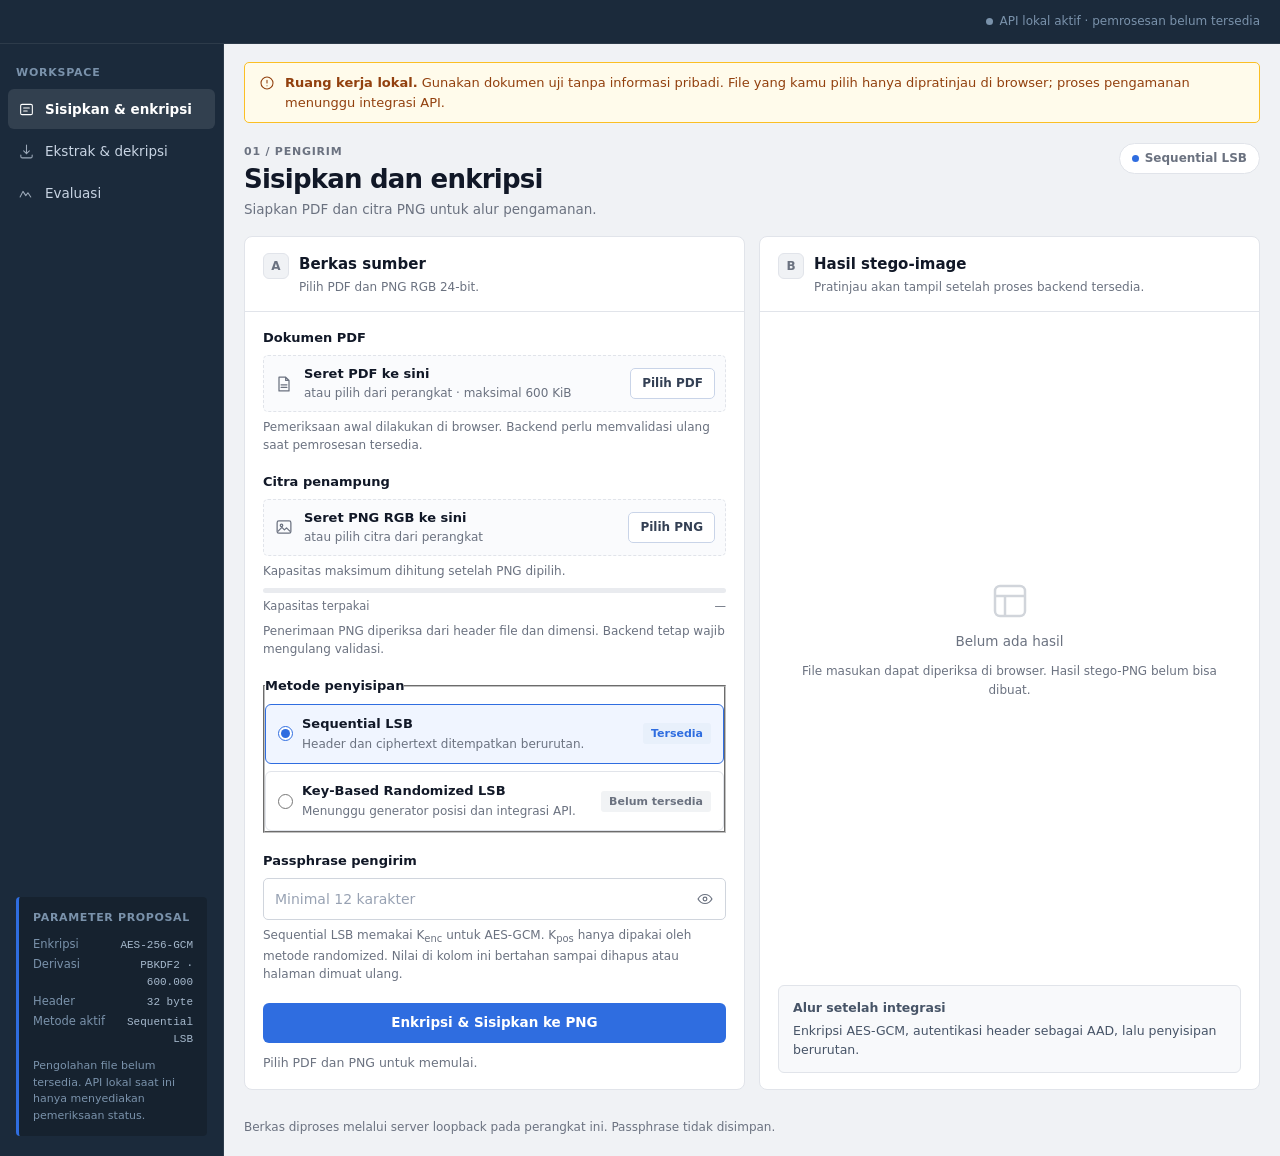
<file: index.html>
<!doctype html>
<html lang="id">
<head>
  <meta charset="utf-8">
  <meta name="viewport" content="width=device-width, initial-scale=1">
  <meta name="color-scheme" content="light">
  <title>CipherStego — Demo Lokal</title>
  <link rel="stylesheet" href="/styles.css">
  <script src="/app.js" defer></script>
</head>
<body>
  <div class="app-shell">

    <!-- ── Topbar ───────────────────────────────────────────── -->
    <header class="topbar">
      <div class="api-status" id="api-status">
        <span class="api-status-dot offline" id="api-dot"></span>
        <span id="api-status-text">API lokal aktif · pemrosesan belum tersedia</span>
      </div>
    </header>

    <!-- ── Sidebar ──────────────────────────────────────────── -->
    <aside class="sidebar" id="sidebar">
      <span class="sidebar-section-label">Workspace</span>
      <nav class="sidebar-nav" aria-label="Navigasi utama">
        <button type="button" class="sidebar-link active" data-view="embed" aria-current="page">
          <svg viewBox="0 0 24 24" fill="none" aria-hidden="true">
            <rect x="3.75" y="4.75" width="16.5" height="14.5" rx="2" stroke="currentColor" stroke-width="1.5"/>
            <path d="M8 10h8M8 14h5" stroke="currentColor" stroke-width="1.5" stroke-linecap="round"/>
          </svg>
          Sisipkan &amp; enkripsi
        </button>
        <button type="button" class="sidebar-link" data-view="extract">
          <svg viewBox="0 0 24 24" fill="none" aria-hidden="true">
            <path d="M12 3v12m0 0-4-4m4 4 4-4M4 17v2a2 2 0 0 0 2 2h12a2 2 0 0 0 2-2v-2" stroke="currentColor" stroke-width="1.5" stroke-linecap="round" stroke-linejoin="round"/>
          </svg>
          Ekstrak &amp; dekripsi
        </button>
        <button type="button" class="sidebar-link" data-view="evaluate">
          <svg viewBox="0 0 24 24" fill="none" aria-hidden="true">
            <path d="M3 17l4-8 4 6 3-4 4 6" stroke="currentColor" stroke-width="1.5" stroke-linecap="round" stroke-linejoin="round"/>
          </svg>
          Evaluasi
        </button>
      </nav>

      <!-- Parameter proposal panel -->
      <div class="sidebar-params">
        <div class="param-card">
          <span class="param-card-title">Parameter proposal</span>
          <div class="param-row">
            <span class="param-label">Enkripsi</span>
            <span class="param-value">AES-256-GCM</span>
            <span class="param-label">Derivasi</span>
            <span class="param-value">PBKDF2 · 600.000</span>
            <span class="param-label">Header</span>
            <span class="param-value">32 byte</span>
            <span class="param-label">Metode aktif</span>
            <span class="param-value" id="active-method-label">Sequential LSB</span>
          </div>
          <p class="param-note">Pengolahan file belum tersedia. API lokal saat ini hanya menyediakan pemeriksaan status.</p>
        </div>
      </div>
    </aside>

    <!-- ── Main content ─────────────────────────────────────── -->
    <main class="main-content" id="main-content">

      <!-- ═══ VIEW: Sisipkan & Enkripsi ═══ -->
      <section class="view active" id="view-embed" aria-labelledby="embed-title">

        <div class="alert-banner" role="note">
          <svg viewBox="0 0 24 24" fill="none" aria-hidden="true">
            <circle cx="12" cy="12" r="9" stroke="currentColor" stroke-width="1.6"/>
            <path d="M12 8v4M12 16h.01" stroke="currentColor" stroke-width="1.6" stroke-linecap="round"/>
          </svg>
          <span><strong>Ruang kerja lokal.</strong> Gunakan dokumen uji tanpa informasi pribadi. File yang kamu pilih hanya dipratinjau di browser; proses pengamanan menunggu integrasi API.</span>
        </div>

        <div class="page-heading">
          <div class="page-heading-row">
            <div>
              <span class="page-subtext">01 / Pengirim</span>
              <h1 id="embed-title">Sisipkan dan enkripsi</h1>
              <p>Siapkan PDF dan citra PNG untuk alur pengamanan.</p>
            </div>
            <div class="method-badge">
              <span class="method-badge-dot"></span>
              <span id="embed-method-badge">Sequential LSB</span>
            </div>
          </div>
        </div>

        <div class="workbench">
          <!-- Panel A: Berkas sumber -->
          <div class="panel" id="embed-panel-a">
            <div class="panel-header">
              <span class="panel-badge">A</span>
              <div>
                <div class="panel-title">Berkas sumber</div>
                <div class="panel-subtitle">Pilih PDF dan PNG RGB 24-bit.</div>
              </div>
            </div>
            <div class="panel-body">
              <form id="embed-form" novalidate>

                <div class="field-group">
                  <label class="field-label" for="embed-pdf">Dokumen PDF</label>
                  <div class="file-drop" id="embed-pdf-drop">
                    <svg class="file-type-icon" viewBox="0 0 24 24" fill="none" aria-hidden="true">
                      <path d="M6 3.75h8l4 4V20.25H6zM14 3.75v4h4M8.5 13h7M8.5 16h7" stroke="currentColor" stroke-width="1.5" stroke-linecap="round" stroke-linejoin="round"/>
                    </svg>
                    <div class="file-drop-text">
                      <span class="file-drop-primary" id="embed-pdf-name">Seret PDF ke sini</span>
                      <span class="file-drop-secondary">atau pilih dari perangkat · maksimal 600 KiB</span>
                    </div>
                    <span class="file-pick-btn" aria-hidden="true">Pilih PDF</span>
                    <input id="embed-pdf" type="file" accept="application/pdf,.pdf" required aria-label="Pilih dokumen PDF">
                  </div>
                  <p class="field-help">Pemeriksaan awal dilakukan di browser. Backend perlu memvalidasi ulang saat pemrosesan tersedia.</p>
                </div>

                <div class="field-group">
                  <label class="field-label" for="embed-cover">Citra penampung</label>
                  <div class="file-drop" id="embed-cover-drop">
                    <svg class="file-type-icon" viewBox="0 0 24 24" fill="none" aria-hidden="true">
                      <rect x="3.75" y="4.75" width="16.5" height="14.5" rx="2" stroke="currentColor" stroke-width="1.5"/>
                      <circle cx="9" cy="10" r="1.5" stroke="currentColor" stroke-width="1.5"/>
                      <path d="m5 17 4.5-4.5 3 3 2.5-2.5 4 4" stroke="currentColor" stroke-width="1.5" stroke-linecap="round" stroke-linejoin="round"/>
                    </svg>
                    <div class="file-drop-text">
                      <span class="file-drop-primary" id="embed-cover-name">Seret PNG RGB ke sini</span>
                      <span class="file-drop-secondary">atau pilih citra dari perangkat</span>
                    </div>
                    <span class="file-pick-btn" aria-hidden="true">Pilih PNG</span>
                    <input id="embed-cover" type="file" accept="image/png,.png" required aria-label="Pilih citra penampung PNG">
                  </div>
                  <div class="cover-preview" id="cover-preview-wrap" hidden>
                    <img id="cover-preview" alt="Pratinjau citra penampung">
                    <span id="cover-dimensions"></span>
                  </div>
                  <p class="field-help" id="capacity-help">Kapasitas maksimum dihitung setelah PNG dipilih.</p>
                  <div class="capacity-bar-wrap" aria-hidden="true">
                    <div class="capacity-bar-track"><span class="capacity-bar-fill" id="capacity-fill"></span></div>
                    <div class="capacity-bar-label"><span>Kapasitas terpakai</span><span id="capacity-value">—</span></div>
                  </div>
                  <p class="field-help">Penerimaan PNG diperiksa dari header file dan dimensi. Backend tetap wajib mengulang validasi.</p>
                </div>

                <fieldset class="method-group">
                  <legend class="method-group-label">Metode penyisipan</legend>
                  <div class="method-options">
                    <label class="method-option">
                      <input type="radio" name="embed-mode" value="sequential" checked>
                      <span>
                        <span class="method-option-name">Sequential LSB</span>
                        <br><span style="font-size:12px;color:var(--muted)">Header dan ciphertext ditempatkan berurutan.</span>
                      </span>
                      <span class="method-badge-pill">Tersedia</span>
                    </label>
                    <label class="method-option">
                      <input type="radio" name="embed-mode" value="randomized">
                      <span>
                        <span class="method-option-name">Key-Based Randomized LSB</span>
                        <br><span style="font-size:12px;color:var(--muted)">Menunggu generator posisi dan integrasi API.</span>
                      </span>
                      <span class="method-badge-pill unavailable">Belum tersedia</span>
                    </label>
                  </div>
                </fieldset>

                <div class="field-group pass-group">
                  <label class="field-label" for="embed-pass">Passphrase pengirim</label>
                  <div class="password-wrap">
                    <input id="embed-pass" type="password" autocomplete="new-password" minlength="12" placeholder="Minimal 12 karakter" required>
                    <button class="eye-btn" type="button" data-toggle-password="embed-pass" aria-label="Tampilkan passphrase" aria-pressed="false">
                      <svg viewBox="0 0 24 24" fill="none" aria-hidden="true"><path d="M2.75 12s3.25-6 9.25-6 9.25 6 9.25 6-3.25 6-9.25 6-9.25-6-9.25-6Z" stroke="currentColor" stroke-width="1.6"/><circle cx="12" cy="12" r="2.5" stroke="currentColor" stroke-width="1.6"/></svg>
                    </button>
                  </div>
                  <p class="field-help">Sequential LSB memakai K<sub>enc</sub> untuk AES-GCM. K<sub>pos</sub> hanya dipakai oleh metode randomized. Nilai di kolom ini bertahan sampai dihapus atau halaman dimuat ulang.</p>
                </div>

                <button class="btn primary btn-full" type="submit" id="embed-submit">Enkripsi &amp; Sisipkan ke PNG</button>
                <p class="status-line" id="embed-status" role="status" aria-live="polite">Pilih PDF dan PNG untuk memulai.</p>
              </form>
            </div>
          </div>

          <!-- Panel B: Hasil stego-image -->
          <div class="panel" id="embed-panel-b">
            <div class="panel-header">
              <span class="panel-badge">B</span>
              <div>
                <div class="panel-title">Hasil stego-image</div>
                <div class="panel-subtitle">Pratinjau akan tampil setelah proses backend tersedia.</div>
              </div>
            </div>

            <!-- Empty state -->
            <div class="result-placeholder" id="embed-empty">
              <svg viewBox="0 0 24 24" fill="none" aria-hidden="true">
                <rect x="3" y="3" width="18" height="18" rx="3" stroke="currentColor" stroke-width="1.5"/>
                <path d="M3 9h18M9 21V9" stroke="currentColor" stroke-width="1.5"/>
              </svg>
              <p>Belum ada hasil</p>
              <p style="font-size:12px">File masukan dapat diperiksa di browser. Hasil stego-PNG belum bisa dibuat.</p>
            </div>

            <!-- Result state (shown after embed) -->
            <div id="embed-output" hidden>
              <div class="result-sheet">
                <div class="result-heading">
                  <h2>Stego-PNG siap</h2>
                  <span style="color:var(--muted);font-size:12px" id="embed-fingerprint-note"></span>
                </div>
                <img class="preview-image" id="stego-preview" alt="Pratinjau citra stego hasil penyisipan">
                <div class="header-breakdown" aria-label="Struktur header 32 byte">
                  <div><strong>16 B</strong><span>Salt</span></div>
                  <div><strong>12 B</strong><span>Nonce</span></div>
                  <div><strong>4 B</strong><span>Length</span></div>
                </div>
                <dl class="result-list" id="embed-metadata"></dl>
                <div class="result-actions">
                  <button class="btn primary" id="download-stego" type="button">Unduh stego-PNG</button>
                  <button class="btn secondary" id="copy-embed-metadata" type="button">Salin metadata</button>
                </div>
              </div>
            </div>

            <!-- Info box -->
            <div class="info-box">
              <div class="info-box-title">Alur setelah integrasi</div>
              Enkripsi AES-GCM, autentikasi header sebagai AAD, lalu penyisipan berurutan.
            </div>
          </div>
        </div>

        <p class="footnote">Berkas diproses melalui server loopback pada perangkat ini. Passphrase tidak disimpan.</p>
      </section>

      <!-- ═══ VIEW: Ekstrak & Dekripsi ═══ -->
      <section class="view" id="view-extract" aria-labelledby="extract-title" hidden>
        <div class="page-heading">
          <span class="page-subtext">02 / Penerima</span>
          <h1 id="extract-title">Ekstrak &amp; Dekripsi</h1>
          <p>Verifikasi tag AES-256-GCM sebelum PDF ditulis.</p>
        </div>

        <div class="workbench">
          <div class="panel">
            <div class="panel-header">
              <span class="panel-badge">A</span>
              <div>
                <div class="panel-title">Stego-image input</div>
                <div class="panel-subtitle">Pilih PNG hasil penyisipan.</div>
              </div>
            </div>
            <div class="panel-body">
              <form id="extract-form" novalidate>
                <div class="field-group">
                  <label class="field-label" for="extract-stego">Stego-PNG</label>
                  <div class="file-drop">
                    <svg class="file-type-icon" viewBox="0 0 24 24" fill="none" aria-hidden="true">
                      <rect x="3.75" y="4.75" width="16.5" height="14.5" rx="2" stroke="currentColor" stroke-width="1.5"/>
                      <circle cx="9" cy="10" r="1.5" stroke="currentColor" stroke-width="1.5"/>
                      <path d="m5 17 4.5-4.5 3 3 2.5-2.5 4 4" stroke="currentColor" stroke-width="1.5" stroke-linecap="round" stroke-linejoin="round"/>
                    </svg>
                    <div class="file-drop-text">
                      <span class="file-drop-primary" id="extract-stego-name">Pilih stego-PNG</span>
                      <span class="file-drop-secondary">PNG hasil enkripsi &amp; penyisipan</span>
                    </div>
                    <span class="file-pick-btn" aria-hidden="true">Pilih Berkas</span>
                    <input id="extract-stego" type="file" accept="image/png,.png" required aria-label="Pilih stego-PNG">
                  </div>
                  <div class="tamper-wrap">
                    <button class="text-link" id="generate-tamper" type="button">Simulasi Tamper: Ubah 1-bit Salt Header</button>
                  </div>
                </div>

                <fieldset class="method-group">
                  <legend class="method-group-label">Metode penyisipan</legend>
                  <div class="method-options">
                    <label class="method-option">
                      <input type="radio" name="extract-mode" value="sequential" checked>
                      <span class="method-option-name">Sequential LSB</span>
                      <span class="method-badge-pill">Tersedia</span>
                    </label>
                    <label class="method-option">
                      <input type="radio" name="extract-mode" value="randomized">
                      <span class="method-option-name">Key-Based Randomized LSB</span>
                      <span class="method-badge-pill unavailable">Belum tersedia</span>
                    </label>
                  </div>
                </fieldset>

                <div class="field-group pass-group">
                  <label class="field-label" for="extract-pass">Passphrase</label>
                  <div class="password-wrap">
                    <input id="extract-pass" type="password" autocomplete="current-password" placeholder="Masukkan passphrase" required>
                    <button class="eye-btn" type="button" data-toggle-password="extract-pass" aria-label="Tampilkan passphrase" aria-pressed="false">
                      <svg viewBox="0 0 24 24" fill="none" aria-hidden="true"><path d="M2.75 12s3.25-6 9.25-6 9.25 6 9.25 6-3.25 6-9.25 6-9.25-6-9.25-6Z" stroke="currentColor" stroke-width="1.6"/><circle cx="12" cy="12" r="2.5" stroke="currentColor" stroke-width="1.6"/></svg>
                    </button>
                  </div>
                </div>

                <button class="btn primary btn-full" type="submit" id="extract-submit">Ekstrak &amp; Verifikasi PDF</button>
                <p class="status-line" id="extract-status" role="status" aria-live="polite">Siap memverifikasi tag AES-256-GCM sebelum menulis PDF.</p>
              </form>
            </div>
          </div>

          <div class="panel">
            <div class="panel-header">
              <span class="panel-badge">B</span>
              <div>
                <div class="panel-title">Hasil verifikasi</div>
                <div class="panel-subtitle">Tag GCM dan PDF yang dipulihkan.</div>
              </div>
            </div>
            <div id="extract-empty" class="result-placeholder">
              <svg viewBox="0 0 24 24" fill="none" aria-hidden="true">
                <path d="M9 12l2 2 4-4" stroke="currentColor" stroke-width="1.5" stroke-linecap="round" stroke-linejoin="round"/>
                <circle cx="12" cy="12" r="9" stroke="currentColor" stroke-width="1.5"/>
              </svg>
              <p>Siap memverifikasi tag AES-256-GCM sebelum menulis PDF.</p>
            </div>
            <div id="extract-rejection" class="banner err" role="alert" hidden></div>
            <div id="extract-output" hidden>
              <div class="result-sheet">
                <div class="banner ok" id="extract-success">Tag AES-GCM valid. PDF berhasil dipulihkan.</div>
                <dl class="result-list" id="extract-metadata"></dl>
                <div class="result-actions">
                  <button class="btn primary" id="download-pdf" type="button">Unduh PDF pulih</button>
                  <button class="btn secondary" id="copy-extract-hash" type="button">Salin SHA-256 hasil</button>
                </div>
              </div>
            </div>
          </div>
        </div>

        <p class="footnote">Tag valid menunjukkan data cocok dengan passphrase. Ini tidak membuktikan identitas pengirim.</p>
      </section>

      <!-- ═══ VIEW: Evaluasi & Benchmark ═══ -->
      <section class="view" id="view-evaluate" aria-labelledby="evaluate-title" hidden>
        <div class="page-heading">
          <span class="page-subtext">03 / Analisis</span>
          <h1 id="evaluate-title">Evaluasi &amp; Benchmark</h1>
          <p>Bandingkan dua metode pada pasangan berkas yang sama.</p>
        </div>

        <div class="eval-layout">
          <div class="eval-panel">
            <div class="eval-header">
              <div>
                <h2>Satu PDF + satu cover PNG</h2>
                <span style="color:var(--muted);font-size:13px">Evaluasi dua metode · satu pengujian</span>
              </div>
              <button class="btn primary" type="submit" form="evaluate-form" id="evaluate-submit">Jalankan Pengujian</button>
            </div>
            <form id="evaluate-form" novalidate>
              <div class="eval-fields">
                <div class="field-group">
                  <label class="field-label" for="eval-pdf">Dokumen PDF</label>
                  <div class="file-drop">
                    <svg class="file-type-icon" viewBox="0 0 24 24" fill="none" aria-hidden="true">
                      <path d="M6 3.75h8l4 4V20.25H6zM14 3.75v4h4M8.5 13h7M8.5 16h7" stroke="currentColor" stroke-width="1.5" stroke-linecap="round" stroke-linejoin="round"/>
                    </svg>
                    <div class="file-drop-text">
                      <span class="file-drop-primary" id="eval-pdf-name">Pilih dokumen PDF</span>
                      <span class="file-drop-secondary">PDF · Maks. 600 KiB</span>
                    </div>
                    <span class="file-pick-btn" aria-hidden="true">Pilih Berkas</span>
                    <input id="eval-pdf" type="file" accept="application/pdf,.pdf" required>
                  </div>
                </div>
                <div class="field-group">
                  <label class="field-label" for="eval-cover">Citra penampung PNG RGB</label>
                  <div class="file-drop">
                    <svg class="file-type-icon" viewBox="0 0 24 24" fill="none" aria-hidden="true">
                      <rect x="3.75" y="4.75" width="16.5" height="14.5" rx="2" stroke="currentColor" stroke-width="1.5"/>
                      <circle cx="9" cy="10" r="1.5" stroke="currentColor" stroke-width="1.5"/>
                      <path d="m5 17 4.5-4.5 3 3 2.5-2.5 4 4" stroke="currentColor" stroke-width="1.5" stroke-linecap="round" stroke-linejoin="round"/>
                    </svg>
                    <div class="file-drop-text">
                      <span class="file-drop-primary" id="eval-cover-name">Pilih cover PNG</span>
                      <span class="file-drop-secondary">PNG RGB 24-bit</span>
                    </div>
                    <span class="file-pick-btn" aria-hidden="true">Pilih Berkas</span>
                    <input id="eval-cover" type="file" accept="image/png,.png" required>
                  </div>
                </div>
                <div class="eval-pass-row">
                  <label class="field-label" for="eval-pass">Passphrase uji</label>
                  <input id="eval-pass" type="password" autocomplete="new-password" minlength="12" placeholder="Minimal 12 karakter" required style="width:100%;height:42px;padding:0 11px;border:1px solid #d0d5dd;border-radius:5px;background:#fff">
                </div>
              </div>
              <p class="field-help">Pengujian mengevaluasi satu pasangan berkas. PDF dibatasi 600 KiB.</p>
              <p class="status-line" id="evaluate-status" role="status" aria-live="polite">MSE, PSNR, dan SSIM akan tampil setelah pengujian.</p>
            </form>
          </div>

          <section class="eval-panel" id="evaluation-results" hidden aria-labelledby="evaluation-heading">
            <div class="eval-header">
              <div>
                <h2 id="evaluation-heading">Hasil perbandingan</h2>
                <p id="evaluation-subtitle" style="color:var(--muted);font-size:13px;margin-top:4px"></p>
              </div>
              <button class="btn secondary btn-sm" id="download-csv" type="button">Unduh CSV</button>
            </div>
            <div class="metric-grid">
              <div class="metric-tile"><span>MSE</span><strong id="metric-mse">—</strong></div>
              <div class="metric-tile"><span>PSNR <small>target ≥ 40 dB</small></span><strong id="metric-psnr">—</strong></div>
              <div class="metric-tile"><span>SSIM <small>target ≥ 0,99</small></span><strong id="metric-ssim">—</strong></div>
            </div>
            <div class="table-wrap">
              <table>
                <thead><tr><th>Metrik</th><th>Sequential LSB</th><th>Key-Based Randomized LSB</th><th>Catatan</th></tr></thead>
                <tbody id="evaluation-table"></tbody>
              </table>
            </div>
            <p class="callout" id="evaluation-note"></p>
          </section>

          <p class="footnote" style="padding:12px 0 0">Chi-square dan RS Analysis adalah indikator eksploratif, bukan bukti bahwa pesan tidak dapat dideteksi.</p>
        </div>
      </section>

    </main>
  </div>
</body>
</html>
</file>
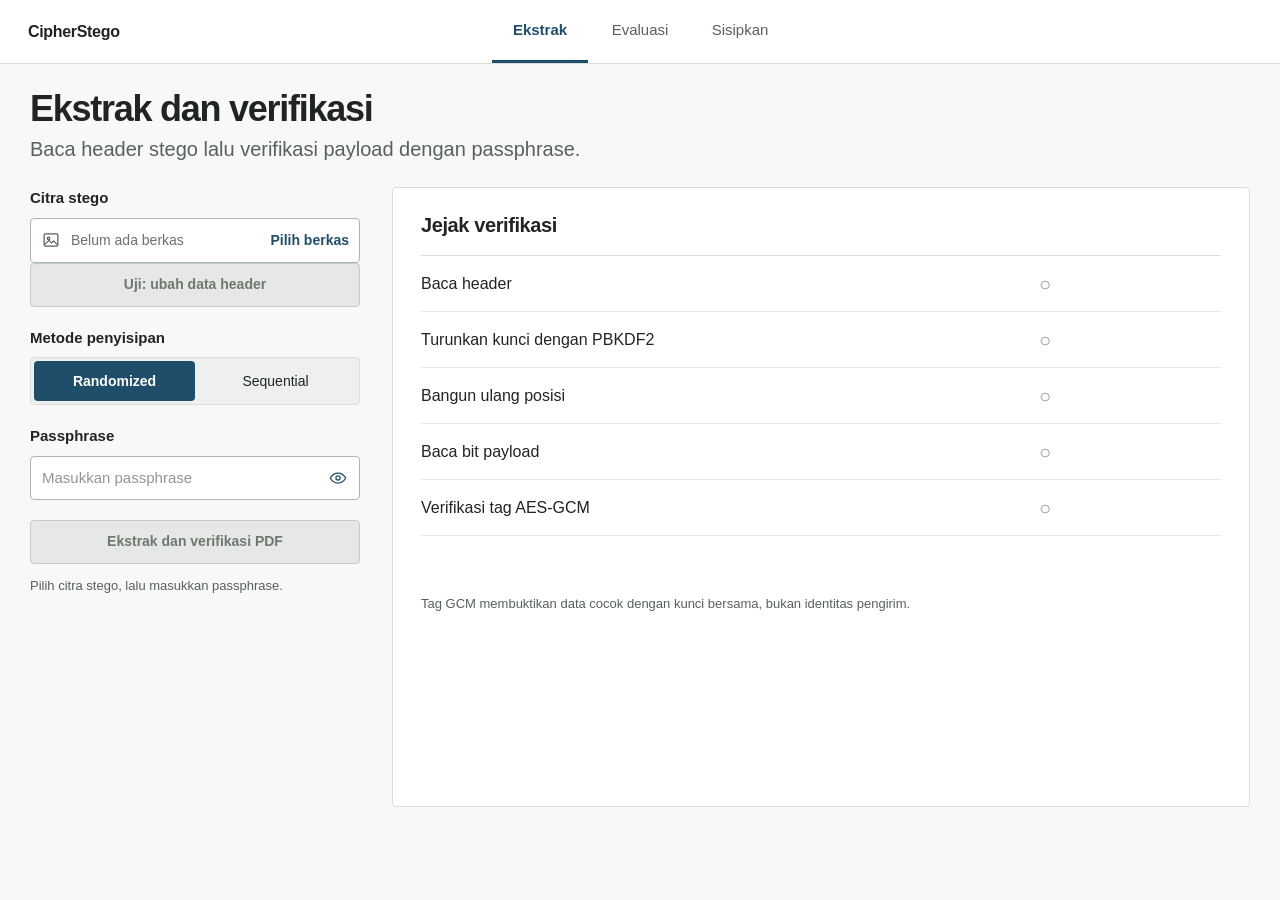
<file: frontend_v2/index.html>
<!doctype html>
<html lang="id">
<head>
  <meta charset="utf-8">
  <meta name="viewport" content="width=device-width, initial-scale=1">
  <meta name="color-scheme" content="light">
  <title>CipherStego</title>
  <link rel="stylesheet" href="/frontend_v2/styles.css">
  <script src="/frontend_v2/app.js" defer></script>
</head>
<body>
  <header class="topbar">
    <a class="brand" href="#extract" data-view="extract" aria-label="CipherStego, buka Ekstrak">
      <span>CipherStego</span>
    </a>
    <nav class="primary-nav" aria-label="Ruang kerja">
      <button type="button" class="nav-link active" data-view="extract" aria-current="page">Ekstrak</button>
      <button type="button" class="nav-link" data-view="evaluate">Evaluasi</button>
      <button type="button" class="nav-link" data-view="embed">Sisipkan</button>
    </nav>
    <span class="topbar-end" aria-hidden="true"></span>
  </header>

  <main class="workspace">
    <section class="view active" id="view-extract" aria-labelledby="extract-title">
      <header class="page-heading">
        <div><h1 id="extract-title">Ekstrak dan verifikasi</h1><p>Baca header stego lalu verifikasi payload dengan passphrase.</p></div>
      </header>
      <div class="extract-layout">
        <form class="control-column" id="extract-form">
          <div class="form-section">
            <label class="field-label" for="extract-file">Citra stego</label>
            <div class="file-select">
              <svg viewBox="0 0 24 24" fill="none" aria-hidden="true"><rect x="3.75" y="4.75" width="16.5" height="14.5" rx="1.5" stroke="currentColor" stroke-width="1.5"/><circle cx="9" cy="10" r="1.5" stroke="currentColor" stroke-width="1.5"/><path d="m5 17 4.5-4.5 3 3 2.5-2.5 4 4" stroke="currentColor" stroke-width="1.5" stroke-linecap="round" stroke-linejoin="round"/></svg>
              <span class="file-name" id="extract-file-name">Belum ada berkas</span>
              <label class="file-action" for="extract-file">Pilih berkas</label>
              <input id="extract-file" type="file" accept="image/png,.png" required aria-label="Pilih citra stego PNG">
            </div>
            <button class="button secondary full-button" id="tamper-test" type="button" disabled>Uji: ubah data header</button>
          </div>

          <fieldset class="mode-section">
            <legend>Metode penyisipan</legend>
            <div class="segmented-control">
              <label class="segment-option"><input type="radio" name="extract-mode" value="randomized" checked><span>Randomized</span></label>
              <label class="segment-option"><input type="radio" name="extract-mode" value="sequential"><span>Sequential</span></label>
            </div>
          </fieldset>

          <div class="form-section">
            <label class="field-label" for="extract-passphrase">Passphrase</label>
            <div class="password-field">
              <input id="extract-passphrase" type="password" autocomplete="current-password" required placeholder="Masukkan passphrase">
              <button class="eye-button" type="button" data-password-toggle="extract-passphrase" aria-label="Tampilkan passphrase" aria-pressed="false"><svg viewBox="0 0 24 24" fill="none" aria-hidden="true"><path d="M2.75 12s3.25-6 9.25-6 9.25 6 9.25 6-3.25 6-9.25 6-9.25-6-9.25-6Z" stroke="currentColor" stroke-width="1.5"/><circle cx="12" cy="12" r="2.5" stroke="currentColor" stroke-width="1.5"/></svg></button>
            </div>
          </div>
          <button class="button primary full-button" type="submit" id="extract-submit" disabled>Ekstrak dan verifikasi PDF</button>
          <p class="form-status" id="extract-status" role="status" aria-live="polite">Pilih citra stego, lalu masukkan passphrase.</p>
        </form>

        <div class="workbench-column">
          <section class="verification-panel" aria-labelledby="trace-title">
            <div class="verification-heading"><h2 id="trace-title">Jejak verifikasi</h2></div>
            <ol class="trace-list" id="extract-trace">
              <li data-stage="header"><span>Baca header</span><span class="trace-mark" aria-hidden="true">○</span><span class="trace-state" aria-label="Belum dijalankan"></span></li>
              <li data-stage="derive"><span>Turunkan kunci dengan PBKDF2</span><span class="trace-mark" aria-hidden="true">○</span><span class="trace-state" aria-label="Belum dijalankan"></span></li>
              <li data-stage="positions"><span>Bangun ulang posisi</span><span class="trace-mark" aria-hidden="true">○</span><span class="trace-state" aria-label="Belum dijalankan"></span></li>
              <li data-stage="bits"><span>Baca bit payload</span><span class="trace-mark" aria-hidden="true">○</span><span class="trace-state" aria-label="Belum dijalankan"></span></li>
              <li data-stage="tag"><span>Verifikasi tag AES-GCM</span><span class="trace-mark" aria-hidden="true">○</span><span class="trace-state" aria-label="Belum dijalankan"></span></li>
            </ol>
            <p class="trace-total" id="trace-total"></p>
            <section class="verification-result" id="extract-result" role="status" aria-live="polite" hidden>
              <div class="result-message" id="extract-result-message"></div>
              <div class="recovered-details" id="recovered-details" hidden>
                <div><span>SHA-256</span><code id="recovered-hash"></code></div>
                <div><span>Ukuran PDF</span><strong id="recovered-size"></strong></div>
              </div>
              <button class="button primary recovered-download" id="download-pdf" type="button" hidden>Unduh PDF</button>
            </section>
            <p class="auth-note">Tag GCM membuktikan data cocok dengan kunci bersama, bukan identitas pengirim.</p>
          </section>
        </div>
      </div>
    </section>

    <section class="view" id="view-evaluate" aria-labelledby="evaluate-title" hidden>
      <header class="page-heading"><div><h1 id="evaluate-title">Evaluasi metode</h1><p>Bandingkan hasil pada PDF dan PNG yang sama.</p></div></header>
      <form class="evaluate-layout" id="evaluate-form">
        <div class="evaluate-controls">
          <div class="form-section">
            <label class="field-label" for="evaluate-pdf">Dokumen PDF</label>
            <div class="file-select compact-file"><span class="file-name" id="evaluate-pdf-name">Pilih dokumen PDF</span><label class="file-action" for="evaluate-pdf">Pilih berkas</label><input id="evaluate-pdf" type="file" accept="application/pdf,.pdf" required></div>
          </div>
          <div class="form-section">
            <label class="field-label" for="evaluate-cover">Citra penampung</label>
            <div class="file-select compact-file"><span class="file-name" id="evaluate-cover-name">Pilih PNG RGB</span><label class="file-action" for="evaluate-cover">Pilih berkas</label><input id="evaluate-cover" type="file" accept="image/png,.png" required></div>
          </div>
          <div class="form-section">
            <label class="field-label" for="evaluate-passphrase">Passphrase uji</label>
            <input class="text-input" id="evaluate-passphrase" type="password" autocomplete="new-password" minlength="12" required placeholder="Minimal 12 karakter">
          </div>
          <button class="button primary full-button" id="evaluate-submit" type="submit" disabled>Jalankan evaluasi</button>
          <p class="form-status" id="evaluate-status" role="status" aria-live="polite">MSE, PSNR, dan SSIM tampil setelah evaluasi.</p>
        </div>
        <div class="evaluation-workbench">
          <div class="evaluation-summary"><p>Satu PDF, satu cover PNG, dua metode.</p><p>Hasil satu pasangan tidak mewakili matriks eksperimen.</p></div>
          <section class="evaluation-results" id="evaluation-results" hidden>
            <div class="evaluation-heading"><div><h2>Perbandingan</h2><p id="evaluation-subtitle"></p></div><button class="button secondary" id="download-csv" type="button">Unduh CSV</button></div>
            <div class="metric-strip">
              <div><span>MSE</span><strong id="metric-mse">—</strong></div>
              <div><span>PSNR</span><strong id="metric-psnr">—</strong></div>
              <div><span>SSIM</span><strong id="metric-ssim">—</strong></div>
            </div>
            <div class="table-scroll"><table><thead><tr><th>Metrik</th><th>Sequential LSB</th><th>Key-Based Randomized LSB</th><th>Catatan</th></tr></thead><tbody id="evaluation-table"></tbody></table></div>
            <p class="table-note" id="evaluation-note"></p>
            <section class="plane-section" id="plane-section" hidden aria-labelledby="plane-title">
              <div class="plane-heading"><div><h2 id="plane-title">Bidang LSB</h2><p>Kanal R, G, dan B ditampilkan sebagai bit 0 atau 1.</p></div><span class="change-key"><i aria-hidden="true"></i>Piksel berubah</span></div>
              <p class="plane-status" id="plane-status" role="status" aria-live="polite"></p>
              <div class="plane-grid">
                <figure><figcaption>Cover asli</figcaption><canvas id="plane-original" aria-label="Bidang LSB citra asli"></canvas></figure>
                <figure><figcaption>Sequential LSB</figcaption><canvas id="plane-sequential" aria-label="Bidang LSB hasil Sequential dengan piksel berubah ditandai"></canvas></figure>
                <figure><figcaption>Key-Based Randomized LSB</figcaption><canvas id="plane-randomized" aria-label="Bidang LSB hasil Randomized dengan piksel berubah ditandai"></canvas></figure>
              </div>
              <p class="plane-footnote">Perbandingan visual dari dua penyisipan terpisah. Angka tabel berasal dari satu ciphertext yang sama pada evaluasi server.</p>
            </section>
          </section>
        </div>
      </form>
      <p class="auth-note">Chi-square dan RS adalah indikator eksploratif, bukan bukti bahwa pesan tidak dapat dideteksi.</p>
    </section>

    <section class="view" id="view-embed" aria-labelledby="embed-title" hidden>
      <header class="page-heading"><div><h1 id="embed-title">Sisipkan dan enkripsi</h1><p>Enkripsi PDF lalu sisipkan ciphertext ke citra PNG.</p></div></header>
      <div class="embed-layout">
        <form class="control-column" id="embed-form">
          <div class="form-section">
            <label class="field-label" for="embed-pdf">Dokumen PDF</label>
            <div class="file-select"><svg viewBox="0 0 24 24" fill="none" aria-hidden="true"><path d="M6 3.75h8l4 4v12.5H6zM14 3.75v4h4M8.5 13h7M8.5 16h7" stroke="currentColor" stroke-width="1.5" stroke-linecap="round" stroke-linejoin="round"/></svg><span class="file-name" id="embed-pdf-name">Pilih dokumen PDF</span><label class="file-action" for="embed-pdf">Pilih berkas</label><input id="embed-pdf" type="file" accept="application/pdf,.pdf" required></div>
            <p class="field-help" id="embed-pdf-detail">PDF, maksimal 600 KiB</p>
          </div>
          <div class="form-section">
            <label class="field-label" for="embed-cover">Citra penampung</label>
            <div class="file-select"><svg viewBox="0 0 24 24" fill="none" aria-hidden="true"><rect x="3.75" y="4.75" width="16.5" height="14.5" rx="1.5" stroke="currentColor" stroke-width="1.5"/><circle cx="9" cy="10" r="1.5" stroke="currentColor" stroke-width="1.5"/><path d="m5 17 4.5-4.5 3 3 2.5-2.5 4 4" stroke="currentColor" stroke-width="1.5" stroke-linecap="round" stroke-linejoin="round"/></svg><span class="file-name" id="embed-cover-name">Pilih PNG RGB</span><label class="file-action" for="embed-cover">Pilih berkas</label><input id="embed-cover" type="file" accept="image/png,.png" required></div>
            <div class="cover-preview" id="embed-cover-preview-wrap" hidden><img id="embed-cover-preview" alt="Pratinjau citra penampung"><span id="embed-cover-dimensions"></span></div>
            <p class="field-help" id="embed-capacity-help">Kapasitas dihitung setelah citra dipilih.</p>
            <div class="capacity-line"><span id="embed-capacity-fill"></span></div>
            <div class="capacity-copy"><span>Kapasitas terpakai</span><span id="embed-capacity-value">—</span></div>
          </div>
          <fieldset class="mode-section">
            <legend>Metode penyisipan</legend>
            <div class="segmented-control">
              <label class="segment-option"><input type="radio" name="embed-mode" value="randomized" checked><span>Randomized</span></label>
              <label class="segment-option"><input type="radio" name="embed-mode" value="sequential"><span>Sequential</span></label>
            </div>
          </fieldset>
          <div class="form-section">
            <label class="field-label" for="embed-passphrase">Passphrase</label>
            <div class="password-field"><input id="embed-passphrase" type="password" autocomplete="new-password" minlength="12" required placeholder="Minimal 12 karakter"><button class="eye-button" type="button" data-password-toggle="embed-passphrase" aria-label="Tampilkan passphrase" aria-pressed="false"><svg viewBox="0 0 24 24" fill="none" aria-hidden="true"><path d="M2.75 12s3.25-6 9.25-6 9.25 6 9.25 6-3.25 6-9.25 6-9.25-6-9.25-6Z" stroke="currentColor" stroke-width="1.5"/><circle cx="12" cy="12" r="2.5" stroke="currentColor" stroke-width="1.5"/></svg></button></div>
          </div>
          <button class="button primary full-button" id="embed-submit" type="submit" disabled>Enkripsi dan sisipkan ke PNG</button>
          <p class="form-status" id="embed-status" role="status" aria-live="polite">Pilih PDF dan citra penampung.</p>
        </form>
        <div class="embed-workbench">
          <div class="result-placeholder" id="embed-placeholder">Hasil stego akan tampil di sini setelah penyisipan.</div>
          <section class="embed-result" id="embed-result" hidden>
            <dl class="result-metadata" id="embed-metadata"></dl>
            <button class="button primary" id="download-stego" type="button">Unduh PNG stego</button>
          </section>
        </div>
      </div>
      <p class="auth-note">Berkas diproses melalui server loopback. Passphrase tidak disimpan.</p>
    </section>
  </main>
</body>
</html>
</file>
<file: styles.css>
/* ─── Reset & tokens ─────────────────────────────────────────── */
:root {
  color-scheme: light;

  /* Sidebar */
  --sidebar-bg:   #1b2a3b;
  --sidebar-w:    224px;
  --sidebar-ink:  #c8d4e3;
  --sidebar-muted:#7a92ab;
  --sidebar-line: rgba(255,255,255,.08);
  --sidebar-active-bg: rgba(255,255,255,.10);
  --sidebar-active-ink: #ffffff;

  /* Canvas / surface */
  --canvas:  #f0f2f5;
  --surface: #ffffff;
  --line:    #e1e4ea;
  --ink:     #111827;
  --muted:   #6b7280;

  /* Accent */
  --blue:       #2f6de0;
  --blue-hover: #1d57c5;
  --green:      #15803d;
  --red:        #b91c1c;
  --amber-bg:   #fffbeb;
  --amber-border:#fbbf24;
  --amber-ink:  #92400e;

  --radius: 8px;
  --radius-sm: 5px;

  font-family: Inter, ui-sans-serif, system-ui, -apple-system, "Segoe UI", sans-serif;
  font-synthesis: none;
  text-rendering: optimizeLegibility;
}

*, *::before, *::after { box-sizing: border-box; margin: 0; padding: 0; }

body {
  min-height: 100vh;
  background: var(--canvas);
  color: var(--ink);
  font-size: 14px;
  line-height: 1.55;
}

button, input { font: inherit; color: inherit; }
button { cursor: pointer; }
button:disabled { cursor: not-allowed; }
[hidden] { display: none !important; }
button:focus-visible, input:focus-visible {
  outline: 3px solid rgba(47, 109, 224, .3);
  outline-offset: 2px;
}

/* ─── App shell ───────────────────────────────────────────────── */
.app-shell {
  display: grid;
  grid-template-columns: var(--sidebar-w) minmax(0, 1fr);
  grid-template-rows: 44px minmax(0, 1fr);
  grid-template-areas:
    "topbar topbar"
    "sidebar main";
  min-height: 100vh;
}

/* ─── Topbar ──────────────────────────────────────────────────── */
.topbar {
  grid-area: topbar;
  display: flex;
  align-items: center;
  justify-content: flex-end;
  padding: 0 20px;
  background: var(--sidebar-bg);
  border-bottom: 1px solid var(--sidebar-line);
}

.api-status {
  display: flex;
  align-items: center;
  gap: 7px;
  color: var(--sidebar-muted);
  font-size: 12px;
}
.api-status-dot {
  width: 7px;
  height: 7px;
  border-radius: 50%;
  background: #34d399;
  flex: 0 0 7px;
}
.api-status-dot.offline { background: var(--sidebar-muted); }

/* ─── Sidebar ─────────────────────────────────────────────────── */
.sidebar {
  grid-area: sidebar;
  display: flex;
  flex-direction: column;
  background: var(--sidebar-bg);
  border-right: 1px solid var(--sidebar-line);
  overflow-y: auto;
}

.sidebar-section-label {
  padding: 20px 16px 8px;
  color: var(--sidebar-muted);
  font-size: 11px;
  font-weight: 650;
  letter-spacing: .07em;
  text-transform: uppercase;
}

.sidebar-nav {
  display: flex;
  flex-direction: column;
  gap: 2px;
  padding: 0 8px;
}

.sidebar-link {
  display: flex;
  align-items: center;
  gap: 10px;
  min-height: 40px;
  padding: 0 10px;
  border: 0;
  border-radius: 6px;
  background: transparent;
  color: var(--sidebar-ink);
  font-size: 13.5px;
  font-weight: 500;
  text-align: left;
  transition: background .12s ease;
}
.sidebar-link:hover { background: rgba(255,255,255,.07); }
.sidebar-link.active {
  background: var(--sidebar-active-bg);
  color: var(--sidebar-active-ink);
  font-weight: 600;
}
.sidebar-link svg {
  width: 17px;
  height: 17px;
  flex: 0 0 17px;
  opacity: .75;
}
.sidebar-link.active svg { opacity: 1; }

/* Parameter proposal card at bottom of sidebar */
.sidebar-params {
  margin: auto 0 0;
  padding: 14px 16px 20px;
}
.param-card {
  padding: 12px 14px;
  background: rgba(0,0,0,.2);
  border-left: 3px solid var(--blue);
  border-radius: 4px;
}
.param-card-title {
  display: block;
  margin-bottom: 10px;
  color: var(--sidebar-muted);
  font-size: 11px;
  font-weight: 650;
  letter-spacing: .06em;
  text-transform: uppercase;
}
.param-row {
  display: grid;
  grid-template-columns: auto 1fr;
  gap: 2px 10px;
  align-items: baseline;
}
.param-label {
  color: var(--sidebar-muted);
  font-size: 11.5px;
}
.param-value {
  color: #a5b8cc;
  font-family: "JetBrains Mono", ui-monospace, Consolas, monospace;
  font-size: 11px;
  text-align: right;
}
.param-note {
  margin-top: 10px;
  color: var(--sidebar-muted);
  font-size: 11px;
  line-height: 1.5;
}

/* ─── Main content area ───────────────────────────────────────── */
.main-content {
  grid-area: main;
  display: flex;
  flex-direction: column;
  min-height: 0;
  overflow-y: auto;
}

.view { display: none; }
.view.active { display: flex; flex-direction: column; flex: 1; }

/* Alert banner */
.alert-banner {
  display: flex;
  align-items: flex-start;
  gap: 10px;
  margin: 18px 20px 0;
  padding: 10px 14px;
  background: var(--amber-bg);
  border: 1px solid var(--amber-border);
  border-radius: var(--radius-sm);
  color: var(--amber-ink);
  font-size: 13px;
  line-height: 1.5;
}
.alert-banner svg { flex: 0 0 16px; width: 16px; height: 16px; margin-top: 2px; }
.alert-banner strong { font-weight: 650; }

/* Page heading */
.page-heading {
  padding: 20px 20px 16px;
}
.page-subtext {
  display: block;
  margin-bottom: 4px;
  color: var(--muted);
  font-size: 11px;
  font-weight: 650;
  letter-spacing: .07em;
  text-transform: uppercase;
}
.page-heading h1 {
  font-size: 26px;
  font-weight: 720;
  line-height: 1.2;
  letter-spacing: -.03em;
}
.page-heading p {
  margin-top: 4px;
  color: var(--muted);
  font-size: 13.5px;
}
.method-badge {
  display: inline-flex;
  align-items: center;
  gap: 6px;
  padding: 5px 12px;
  border: 1px solid var(--line);
  border-radius: 20px;
  color: var(--muted);
  font-size: 12px;
  font-weight: 600;
  background: var(--surface);
}
.method-badge-dot { width: 7px; height: 7px; border-radius: 50%; background: var(--blue); flex: 0 0 7px; }
.page-heading-row {
  display: flex;
  align-items: flex-start;
  justify-content: space-between;
  gap: 12px;
}

/* Two-column workbench */
.workbench {
  display: grid;
  grid-template-columns: minmax(0, 1fr) minmax(0, 1fr);
  gap: 14px;
  padding: 0 20px 28px;
  flex: 1;
}

.panel {
  background: var(--surface);
  border: 1px solid var(--line);
  border-radius: var(--radius);
  display: flex;
  flex-direction: column;
}

.panel-header {
  display: flex;
  align-items: flex-start;
  gap: 10px;
  padding: 16px 18px 14px;
  border-bottom: 1px solid var(--line);
}
.panel-badge {
  display: grid;
  place-items: center;
  width: 26px;
  height: 26px;
  border-radius: 6px;
  background: var(--canvas);
  border: 1px solid var(--line);
  color: var(--muted);
  font-size: 12px;
  font-weight: 700;
  flex: 0 0 26px;
}
.panel-title { font-size: 15px; font-weight: 650; }
.panel-subtitle { margin-top: 2px; color: var(--muted); font-size: 12px; }

.panel-body { padding: 16px 18px; flex: 1; display: flex; flex-direction: column; gap: 0; }

/* Field groups */
.field-group { margin-bottom: 18px; }
.field-label {
  display: block;
  margin-bottom: 7px;
  font-size: 13px;
  font-weight: 630;
}

/* File drop row */
.file-drop {
  position: relative;
  display: flex;
  align-items: center;
  gap: 10px;
  min-height: 52px;
  padding: 8px 10px;
  border: 1.5px dashed var(--line);
  border-radius: var(--radius-sm);
  background: #fafbfd;
  transition: border-color .15s ease, background .15s ease;
}
.file-drop:hover, .file-drop:focus-within { border-color: #9eb6e8; background: #f5f8ff; }
.file-drop svg.file-type-icon { width: 20px; height: 20px; color: var(--muted); flex: 0 0 20px; }
.file-drop-text { min-width: 0; flex: 1; }
.file-drop-primary { display: block; font-size: 13px; font-weight: 550; color: var(--ink); }
.file-drop-secondary { display: block; color: var(--muted); font-size: 12px; }
.file-pick-btn {
  flex: 0 0 auto;
  padding: 5px 11px;
  border: 1px solid #c9d4e8;
  border-radius: 5px;
  background: var(--surface);
  color: #344054;
  font-size: 12px;
  font-weight: 600;
  z-index: 1;
}
.file-pick-btn:hover { border-color: var(--blue); color: var(--blue); }
.file-drop input[type="file"] {
  position: absolute;
  inset: 0;
  width: 100%;
  height: 100%;
  opacity: 0;
  cursor: pointer;
}
.file-drop:focus-within { outline: 3px solid rgba(47,109,224,.22); outline-offset: 2px; }

/* Capacity bar */
.capacity-bar-wrap { margin-top: 8px; }
.capacity-bar-track { height: 5px; border-radius: 4px; background: #e9ebef; overflow: hidden; }
.capacity-bar-fill { height: 100%; width: 0; border-radius: inherit; background: var(--blue); transition: width .2s ease; }
.capacity-bar-label { display: flex; justify-content: space-between; margin-top: 5px; color: var(--muted); font-size: 11.5px; }

/* Method radio pills */
.method-group { margin-bottom: 18px; }
.method-group-label { display: block; margin-bottom: 8px; font-size: 13px; font-weight: 630; }
.method-options { display: flex; flex-direction: column; gap: 7px; }
.method-option {
  position: relative;
  display: flex;
  align-items: center;
  gap: 9px;
  padding: 9px 12px;
  border: 1px solid var(--line);
  border-radius: 6px;
  background: var(--surface);
  font-size: 13px;
  cursor: pointer;
}
.method-option:has(input:checked) { border-color: var(--blue); background: #f0f5ff; }
.method-option input[type="radio"] { accent-color: var(--blue); width: 15px; height: 15px; margin: 0; }
.method-option-name { font-weight: 550; }
.method-badge-pill {
  margin-left: auto;
  padding: 2px 8px;
  border-radius: 3px;
  font-size: 11px;
  font-weight: 650;
  background: #e8f0fb;
  color: var(--blue);
}
.method-badge-pill.unavailable { background: #f1f3f5; color: var(--muted); }

/* Password field */
.pass-group { margin-bottom: 20px; }
.password-wrap { position: relative; }
.password-wrap input {
  width: 100%;
  height: 42px;
  padding: 0 44px 0 11px;
  border: 1px solid #d0d5dd;
  border-radius: var(--radius-sm);
  background: var(--surface);
}
.password-wrap input::placeholder { color: #98a2b3; }
.password-wrap input:focus { border-color: var(--blue); outline: 3px solid rgba(47,109,224,.18); outline-offset: 1px; }
.eye-btn {
  position: absolute;
  top: 4px; right: 4px;
  width: 34px; height: 34px;
  display: grid; place-items: center;
  border: 0; border-radius: 4px;
  background: transparent;
  color: var(--muted);
}
.eye-btn:hover { background: var(--canvas); color: var(--ink); }
.eye-btn svg { width: 18px; height: 18px; }
.field-help { margin-top: 6px; color: var(--muted); font-size: 12px; line-height: 1.5; }

/* Buttons */
.btn {
  display: inline-flex;
  align-items: center;
  justify-content: center;
  gap: 6px;
  min-height: 40px;
  padding: 8px 14px;
  border: 1px solid transparent;
  border-radius: 6px;
  font-size: 13.5px;
  font-weight: 630;
  line-height: 1.25;
  transition: background .12s ease, border-color .12s ease;
}
.btn.primary { background: var(--blue); color: #fff; }
.btn.primary:hover:not(:disabled) { background: var(--blue-hover); }
.btn.secondary { border-color: #d0d5dd; background: var(--surface); color: #344054; }
.btn.secondary:hover:not(:disabled) { border-color: #98a2b3; background: #f9fafb; }
.btn:disabled { background: #eaecf0; border-color: #e4e7ec; color: #98a2b3; }
.btn-full { width: 100%; }
.btn-sm { min-height: 34px; padding: 5px 10px; font-size: 12.5px; }

/* Status line */
.status-line { min-height: 20px; margin-top: 10px; color: var(--muted); font-size: 12.5px; }
.status-line.ok  { color: var(--green); }
.status-line.err { color: var(--red); }

/* Right panel — empty / result state */
.result-placeholder {
  display: flex;
  flex-direction: column;
  align-items: center;
  justify-content: center;
  flex: 1;
  gap: 10px;
  padding: 32px;
  color: var(--muted);
  text-align: center;
}
.result-placeholder svg { width: 40px; height: 40px; color: #d1d5db; }
.result-placeholder p { font-size: 13.5px; }

.info-box {
  margin: 16px 18px;
  padding: 12px 14px;
  background: #f8f9fb;
  border: 1px solid var(--line);
  border-radius: 6px;
  font-size: 12.5px;
  color: #475467;
}
.info-box-title { font-weight: 650; margin-bottom: 4px; }

/* Result sheet (after embed/extract completes) */
.result-sheet { padding: 16px 18px; }
.result-heading { display: flex; align-items: flex-start; justify-content: space-between; gap: 12px; margin-bottom: 14px; }
.result-heading h2 { font-size: 16px; font-weight: 650; }
.result-actions { display: flex; flex-wrap: wrap; gap: 7px; margin-top: 14px; }
.result-list { display: grid; grid-template-columns: minmax(90px, .8fr) 2fr; border-top: 1px solid var(--line); margin-bottom: 10px; }
.result-list dt, .result-list dd { margin: 0; padding: 7px 0; border-bottom: 1px solid var(--line); }
.result-list dt { color: var(--muted); font-size: 12px; }
.result-list dd { font-size: 12.5px; overflow-wrap: anywhere; font-variant-numeric: tabular-nums; }
.result-list dd code { font-family: "JetBrains Mono", ui-monospace, Consolas, monospace; font-size: 11.5px; }
.preview-image { display: block; width: min(100%, 480px); max-height: 260px; margin: 10px auto 14px; border: 1px solid var(--line); border-radius: 5px; object-fit: contain; }
.banner { margin: 10px 0; padding: 10px 12px; border-radius: 5px; font-size: 13px; font-weight: 600; }
.banner.ok  { border: 1px solid #abefc6; background: #ecfdf3; color: #067647; }
.banner.err { border: 1px solid #fecdca; background: #fef3f2; color: #b42318; }

/* Evaluate view */
.eval-layout { padding: 0 20px 28px; display: flex; flex-direction: column; flex: 1; }
.eval-panel { background: var(--surface); border: 1px solid var(--line); border-radius: var(--radius); padding: 18px 20px; }
.eval-panel + .eval-panel { margin-top: 14px; }
.eval-header { display: flex; align-items: center; justify-content: space-between; gap: 16px; padding-bottom: 14px; border-bottom: 1px solid var(--line); margin-bottom: 16px; }
.eval-header h2 { font-size: 15px; font-weight: 650; }
.eval-fields { display: grid; grid-template-columns: repeat(2, minmax(0, 1fr)); gap: 0 16px; }
.eval-pass-row { grid-column: 1 / -1; margin-bottom: 12px; }

.metric-grid { display: grid; grid-template-columns: repeat(3, minmax(0, 1fr)); gap: 10px; margin: 14px 0; }
.metric-tile { display: grid; gap: 5px; padding: 12px 14px; border: 1px solid var(--line); border-radius: 6px; background: #fafbfc; }
.metric-tile > span { color: var(--muted); font-size: 12px; }
.metric-tile strong { font-size: 22px; font-weight: 680; font-variant-numeric: tabular-nums; letter-spacing: -.03em; }
.metric-tile small { color: #9ca3af; font-size: 10.5px; }
.table-wrap { overflow-x: auto; border: 1px solid var(--line); border-radius: 6px; }
table { width: 100%; border-collapse: collapse; font-size: 12.5px; text-align: left; }
th, td { padding: 10px 12px; border-bottom: 1px solid var(--line); vertical-align: top; }
thead { background: #f8f9fb; }
th { font-size: 11.5px; font-weight: 650; color: #475467; }
tbody tr:last-child td { border-bottom: 0; }
td { color: #344054; font-variant-numeric: tabular-nums; }
.callout { padding: 11px 13px; border-left: 3px solid #d0d5dd; background: #f9fafb; color: #475467; font-size: 12.5px; margin-top: 12px; border-radius: 0 4px 4px 0; }

/* Cover preview in embed */
.cover-preview { display: flex; align-items: center; gap: 10px; margin-top: 10px; color: var(--muted); font-size: 12px; }
.cover-preview img { width: 60px; height: 44px; border: 1px solid var(--line); border-radius: 4px; object-fit: cover; }

/* Tamper demo link */
.text-link { padding: 0; border: 0; background: transparent; color: var(--blue); font-size: 12px; font-weight: 550; text-decoration: none; }
.text-link:hover { text-decoration: underline; }
.tamper-wrap { margin: -6px 0 14px; }
.footnote { padding: 0 20px 20px; color: var(--muted); font-size: 12px; }

/* Header breakdown (embed result) */
.header-breakdown { display: grid; grid-template-columns: repeat(3, 1fr); border: 1px solid var(--line); border-radius: 6px; overflow: hidden; margin: 10px 0 14px; }
.header-breakdown div { display: grid; gap: 2px; justify-items: center; padding: 8px; }
.header-breakdown div + div { border-left: 1px solid var(--line); }
.header-breakdown strong { font-variant-numeric: tabular-nums; font-size: 13px; }
.header-breakdown span { color: var(--muted); font-size: 11px; }

/* ─── Responsive ──────────────────────────────────────────────── */
@media (max-width: 900px) {
  :root { --sidebar-w: 196px; }
  .workbench { grid-template-columns: 1fr; }
}

@media (max-width: 680px) {
  .app-shell {
    grid-template-columns: 1fr;
    grid-template-rows: 44px auto minmax(0, 1fr);
    grid-template-areas:
      "topbar"
      "sidebar"
      "main";
  }
  :root { --sidebar-w: 100%; }
  .sidebar { flex-direction: row; flex-wrap: wrap; padding: 8px; gap: 4px; border-right: 0; border-bottom: 1px solid var(--sidebar-line); }
  .sidebar-section-label { display: none; }
  .sidebar-nav { flex-direction: row; padding: 0; }
  .sidebar-params { display: none; }
  .workbench { padding: 0 12px 20px; }
  .alert-banner { margin: 12px 12px 0; }
  .page-heading { padding: 14px 12px 12px; }
  .eval-fields { grid-template-columns: 1fr; }
  .eval-pass-row { grid-column: auto; }
  .metric-grid { grid-template-columns: repeat(2, minmax(0, 1fr)); }
}

@media (prefers-reduced-motion: reduce) {
  *, *::before, *::after {
    scroll-behavior: auto !important;
    transition-duration: .01ms !important;
    animation-duration: .01ms !important;
    animation-iteration-count: 1 !important;
  }
}
</file>
<file: frontend_v2/styles.css>
@font-face {
  font-family: "IBM Plex Sans";
  src: local("IBM Plex Sans"), local("IBM Plex Sans Regular");
  font-weight: 100 700;
  font-display: swap;
}
@font-face {
  font-family: "JetBrains Mono";
  src: local("JetBrains Mono"), local("JetBrains Mono Regular");
  font-weight: 100 700;
  font-display: swap;
}

:root {
  color-scheme: light;
  --canvas: #f7f8f7;
  --paper: #fff;
  --ink: #202521;
  --muted: #58615b;
  --line: #d9deda;
  --soft-line: #e8ebe8;
  --accent: #1f4e6b;
  --signal: #c02665;
  --valid: #15803d;
  --rejected: #b91c1c;
  --soft: #f0f2f0;
  --sans: "IBM Plex Sans", "Segoe UI", Arial, sans-serif;
  --mono: "JetBrains Mono", Consolas, monospace;
  font-family: var(--sans);
  color: var(--ink);
  background: var(--canvas);
}

* { box-sizing: border-box; }
body { min-width: 320px; margin: 0; background: var(--canvas); font-size: 15px; line-height: 1.5; }
button, input { font: inherit; }
button { color: inherit; }
button:disabled { cursor: not-allowed; }
[hidden] { display: none !important; }
:focus-visible { outline: 2px solid var(--accent); outline-offset: 2px; }

.topbar {
  height: 64px;
  display: grid;
  grid-template-columns: minmax(220px, 1fr) auto minmax(220px, 1fr);
  align-items: center;
  padding: 0 max(28px, calc((100vw - 1320px) / 2));
  background: var(--paper);
  border-bottom: 1px solid var(--line);
}
.brand { color: var(--ink); text-decoration: none; font-size: 16px; font-weight: 650; letter-spacing: -.02em; }
.primary-nav { display: flex; align-items: center; height: 100%; gap: 4px; }
.nav-link { height: 100%; min-width: 96px; padding: 0 17px; border: 0; border-bottom: 3px solid transparent; background: transparent; color: var(--muted); font-size: 15px; cursor: pointer; }
.nav-link:hover { color: var(--accent); }
.nav-link.active { border-bottom-color: var(--accent); color: var(--accent); font-weight: 700; }

.workspace { width: min(1320px, 100%); min-height: calc(100vh - 64px); margin: 0 auto; padding: 24px 30px 28px; }
.view { display: none; }
.view.active { display: block; }
.page-heading { display: flex; justify-content: space-between; align-items: end; gap: 24px; margin-bottom: 24px; }
h1, h2, h3, p { margin-top: 0; }
h1 { margin-bottom: 6px; font-size: 36px; line-height: 1.18; letter-spacing: -.035em; font-weight: 650; }
.page-heading p { margin-bottom: 0; color: var(--muted); font-size: 20px; line-height: 1.35; }
h2 { margin-bottom: 0; font-size: 20px; line-height: 1.35; letter-spacing: -.02em; font-weight: 650; }
h3 { margin: 0; font-size: 15px; font-weight: 650; }

.extract-layout, .embed-layout, .evaluate-layout { display: grid; grid-template-columns: 330px minmax(0, 1fr); align-items: start; gap: 32px; }
.control-column { min-width: 0; padding: 0; background: transparent; border: 0; }
.form-section { min-width: 0; margin: 0 0 20px; }
.field-label, .mode-section legend { display: block; margin: 0 0 8px; font-size: 15px; font-weight: 620; }
.field-help { margin: 8px 0 0; color: var(--muted); font-size: 13px; }
.file-select { position: relative; min-height: 44px; display: flex; align-items: center; gap: 10px; min-width: 0; padding: 7px 10px; background: var(--paper); border: 1px solid #aeb8b1; border-radius: 4px; }
.file-select:focus-within { outline: 2px solid var(--accent); outline-offset: 2px; }
.file-select > svg { width: 20px; height: 20px; flex: 0 0 20px; color: var(--muted); }
.file-select input[type="file"] { position: absolute; inset: 0; width: 100%; height: 100%; opacity: 0; cursor: pointer; }
.file-name { min-width: 0; overflow: hidden; color: #69726c; text-overflow: ellipsis; white-space: nowrap; font-size: 14px; }
.file-action { z-index: 1; flex: 0 0 auto; margin-left: auto; padding: 4px 0 4px 8px; background: var(--paper); color: var(--accent); font-size: 14px; font-weight: 620; cursor: pointer; }
.mode-section { min-width: 0; margin: 0 0 20px; padding: 0; border: 0; }
.mode-section legend { padding: 0; }
.segmented-control { display: grid; grid-template-columns: 1fr 1fr; padding: 3px; background: #edf0ed; border: 1px solid var(--line); border-radius: 4px; }
.segment-option { position: relative; min-width: 0; min-height: 40px; display: grid; place-items: center; border-radius: 4px; color: var(--ink); text-align: center; font-size: 14px; cursor: pointer; }
.segment-option input { position: absolute; width: 1px; height: 1px; opacity: 0; }
.segment-option:has(input:checked) { background: var(--accent); color: #fff; font-weight: 620; }
.segment-option:has(input:focus-visible) { outline: 2px solid var(--accent); outline-offset: 2px; }
.password-field { position: relative; }
.password-field input, .text-input { width: 100%; min-height: 44px; padding: 9px 44px 9px 11px; border: 1px solid #aeb8b1; border-radius: 4px; background: var(--paper); color: var(--ink); font-size: 15px; }
.password-field input::placeholder, .text-input::placeholder { color: #727b75; opacity: .78; }
.password-field input:focus, .text-input:focus { outline: 2px solid var(--accent); outline-offset: 2px; }
.eye-button { position: absolute; inset: 1px 1px 1px auto; width: 42px; display: grid; place-items: center; border: 0; border-radius: 4px; background: transparent; color: var(--accent); cursor: pointer; }
.eye-button svg { width: 20px; height: 20px; }
.button { min-height: 44px; display: inline-flex; align-items: center; justify-content: center; padding: 9px 14px; border: 1px solid var(--accent); border-radius: 4px; background: var(--paper); color: var(--accent); font-size: 14px; font-weight: 620; cursor: pointer; }
.button.primary { background: var(--accent); color: #fff; }
.button.primary:hover:not(:disabled) { background: #173d55; }
.button.secondary:hover:not(:disabled) { background: #edf2f5; }
.button:disabled { border-color: #c5cbc6; background: #e5e8e5; color: #707771; }
.full-button { width: 100%; min-height: 44px; }
.form-status { min-height: 40px; margin: 12px 0 0; color: var(--muted); font-size: 13px; overflow-wrap: anywhere; }

.workbench-column { min-width: 0; }
.verification-panel { min-height: 620px; padding: 24px 28px; background: var(--paper); border: 1px solid var(--line); border-radius: 4px; }
.verification-heading { padding-bottom: 16px; border-bottom: 1px solid var(--line); }
.trace-list { list-style: none; margin: 0; padding: 0; }
.trace-list li { min-height: 56px; display: grid; grid-template-columns: minmax(0, 1fr) 28px minmax(118px, 150px); align-items: center; gap: 12px; border-bottom: 1px solid var(--soft-line); color: var(--ink); font-size: 16px; }
.trace-mark { color: #909892; font-size: 20px; font-weight: 650; text-align: center; }
.trace-list li[data-state="done"] .trace-mark { color: var(--valid); }
.trace-list li[data-state="rejected"] .trace-mark { color: var(--rejected); }
.trace-list li[data-state="rejected"] { color: var(--rejected); }
.trace-state { color: var(--muted); font-size: 13px; text-align: right; }
.trace-list li[data-state="done"] .trace-state { color: var(--valid); }
.trace-list li[data-state="rejected"] .trace-state { color: var(--rejected); font-weight: 620; }
.trace-total { min-height: 24px; margin: 14px 0 0; color: var(--muted); font-size: 13px; font-variant-numeric: tabular-nums; }
.verification-result { margin-top: 12px; padding: 16px 18px; border: 1px solid var(--line); border-left: 4px solid var(--line); border-radius: 4px; overflow-wrap: anywhere; font-size: 15px; }
.result-message { font-weight: 620; }
.verification-result[data-kind="success"] { border-left-color: var(--valid); }
.verification-result[data-kind="success"] .result-message { color: var(--valid); }
.verification-result[data-kind="error"] { border-left-color: var(--rejected); }
.verification-result[data-kind="error"] .result-message { color: var(--rejected); }
.recovered-details { display: grid; grid-template-columns: minmax(0, 1fr) auto; gap: 16px; margin-top: 12px; padding-top: 12px; border-top: 1px solid var(--line); }
.recovered-details > div { min-width: 0; }
.recovered-details span { display: block; margin-bottom: 4px; color: var(--muted); font-size: 13px; }
.recovered-details code { display: block; color: var(--ink); font-family: var(--mono); font-size: 13px; overflow-wrap: anywhere; line-height: 1.5; }
.recovered-details strong { font-size: 15px; font-variant-numeric: tabular-nums; }
.recovered-download { margin-top: 12px; }
.auth-note { max-width: 760px; margin: 20px 0 0; color: var(--muted); font-size: 13px; }

.evaluate-controls { min-width: 0; padding: 24px 20px; background: var(--paper); border: 1px solid var(--line); }
.evaluation-controls { display: flex; flex-direction: column; align-items: stretch; }
.evaluation-controls .file-select { min-height: 44px; }
.evaluation-workbench, .embed-workbench { min-width: 0; padding: 24px; background: var(--paper); border: 1px solid var(--line); }
.evaluation-summary { padding: 0 0 16px; border-bottom: 1px solid var(--line); color: var(--muted); font-size: 14px; }
.evaluation-summary p { margin: 0; }
.evaluation-summary p + p { margin-top: 8px; }
.evaluation-results { padding-top: 20px; }
.evaluation-heading { display: flex; justify-content: space-between; align-items: center; gap: 16px; margin-bottom: 16px; }
.evaluation-heading p { margin: 6px 0 0; color: var(--muted); font-size: 13px; overflow-wrap: anywhere; }
.metric-strip { display: grid; grid-template-columns: repeat(3, minmax(0, 1fr)); border-top: 1px solid var(--line); border-bottom: 1px solid var(--line); }
.metric-strip > div { min-height: 80px; display: flex; flex-direction: column; justify-content: center; gap: 4px; padding: 12px 14px; border-right: 1px solid var(--line); }
.metric-strip > div:last-child { border-right: 0; }
.metric-strip span { color: var(--muted); font-size: 13px; }
.metric-strip strong { font-size: 17px; font-weight: 620; font-variant-numeric: tabular-nums; overflow-wrap: anywhere; }
.table-scroll { width: 100%; overflow-x: auto; margin-top: 20px; }
table { width: 100%; border-collapse: collapse; font-size: 14px; font-variant-numeric: tabular-nums; }
th, td { padding: 12px 10px; border-bottom: 1px solid var(--line); text-align: left; vertical-align: top; }
th { color: #414943; font-weight: 620; }
td:first-child { font-weight: 600; }
.table-note { margin: 16px 0 0; color: var(--muted); font-size: 13px; }
.plane-section { margin-top: 24px; padding-top: 20px; border-top: 1px solid var(--line); }
.plane-heading { display: flex; flex-wrap: wrap; justify-content: space-between; align-items: start; gap: 12px; }
.plane-heading p { margin: 6px 0 0; color: var(--muted); font-size: 13px; }
.change-key { display: inline-flex; align-items: center; gap: 8px; color: var(--muted); font-size: 13px; }
.change-key i { width: 11px; height: 11px; display: inline-block; background: var(--signal); }
.plane-status, .plane-footnote { margin: 12px 0 0; color: var(--muted); font-size: 13px; }
.plane-grid { display: grid; grid-template-columns: repeat(3, minmax(0, 1fr)); gap: 16px; margin-top: 16px; }
.plane-grid figure { min-width: 0; margin: 0; }
.plane-grid figcaption { margin-bottom: 8px; font-size: 14px; font-weight: 620; }
.plane-grid canvas { display: block; width: 100%; max-height: 310px; object-fit: contain; object-position: left top; image-rendering: pixelated; background: var(--soft); border: 1px solid var(--line); }

.embed-result { min-width: 0; }
.result-metadata { display: grid; grid-template-columns: minmax(120px, .7fr) minmax(0, 1.3fr); gap: 12px 16px; margin: 0 0 20px; }
.result-metadata dt { color: var(--muted); font-size: 14px; }
.result-metadata dd { margin: 0; overflow-wrap: anywhere; text-align: right; font-size: 14px; font-variant-numeric: tabular-nums; }
.result-metadata dd:first-of-type { font-family: var(--mono); font-size: 13px; }
.result-placeholder { min-height: 84px; display: flex; align-items: center; color: var(--muted); font-size: 15px; }

@media (max-width: 760px) {
  .topbar { height: 112px; grid-template-columns: 1fr; grid-template-rows: 56px 55px; padding: 0 14px; }
  .primary-nav { grid-column: 1; grid-row: 2; justify-content: space-around; height: 55px; border-top: 1px solid var(--soft-line); }
  .nav-link { flex: 1; min-width: 0; min-height: 48px; padding: 0 10px; }
  .workspace { min-height: calc(100vh - 112px); padding: 24px 16px 32px; }
  .page-heading { margin-bottom: 20px; }
  h1 { font-size: 32px; }
  .page-heading p { font-size: 18px; }
  .extract-layout, .embed-layout, .evaluate-layout { grid-template-columns: minmax(0, 1fr); gap: 16px; }
  .control-column { order: 0; }
  .workbench-column { order: 1; }
  .verification-panel { min-height: 0; padding: 20px 18px; }
  .trace-list li { min-height: 52px; grid-template-columns: minmax(0, 1fr) 24px 118px; gap: 8px; font-size: 15px; }
  .trace-state { font-size: 13px; }
  .plane-grid { grid-template-columns: minmax(0, 1fr); }
  .plane-grid canvas { max-width: 100%; max-height: 280px; }
}

@media (max-width: 400px) {
  .workspace { padding-right: 12px; padding-left: 12px; }
  .trace-list li { grid-template-columns: minmax(0, 1fr) 22px 102px; gap: 6px; font-size: 14px; }
  .trace-state { font-size: 13px; }
  .recovered-details { grid-template-columns: 1fr; gap: 8px; }
  .evaluation-heading { align-items: start; }
  .metric-strip > div { padding: 10px 8px; }
  .metric-strip strong { font-size: 15px; }
}

@media (prefers-reduced-motion: reduce) {
  *, *::before, *::after { scroll-behavior: auto !important; animation-duration: .01ms !important; transition-duration: .01ms !important; }
}
</file>
